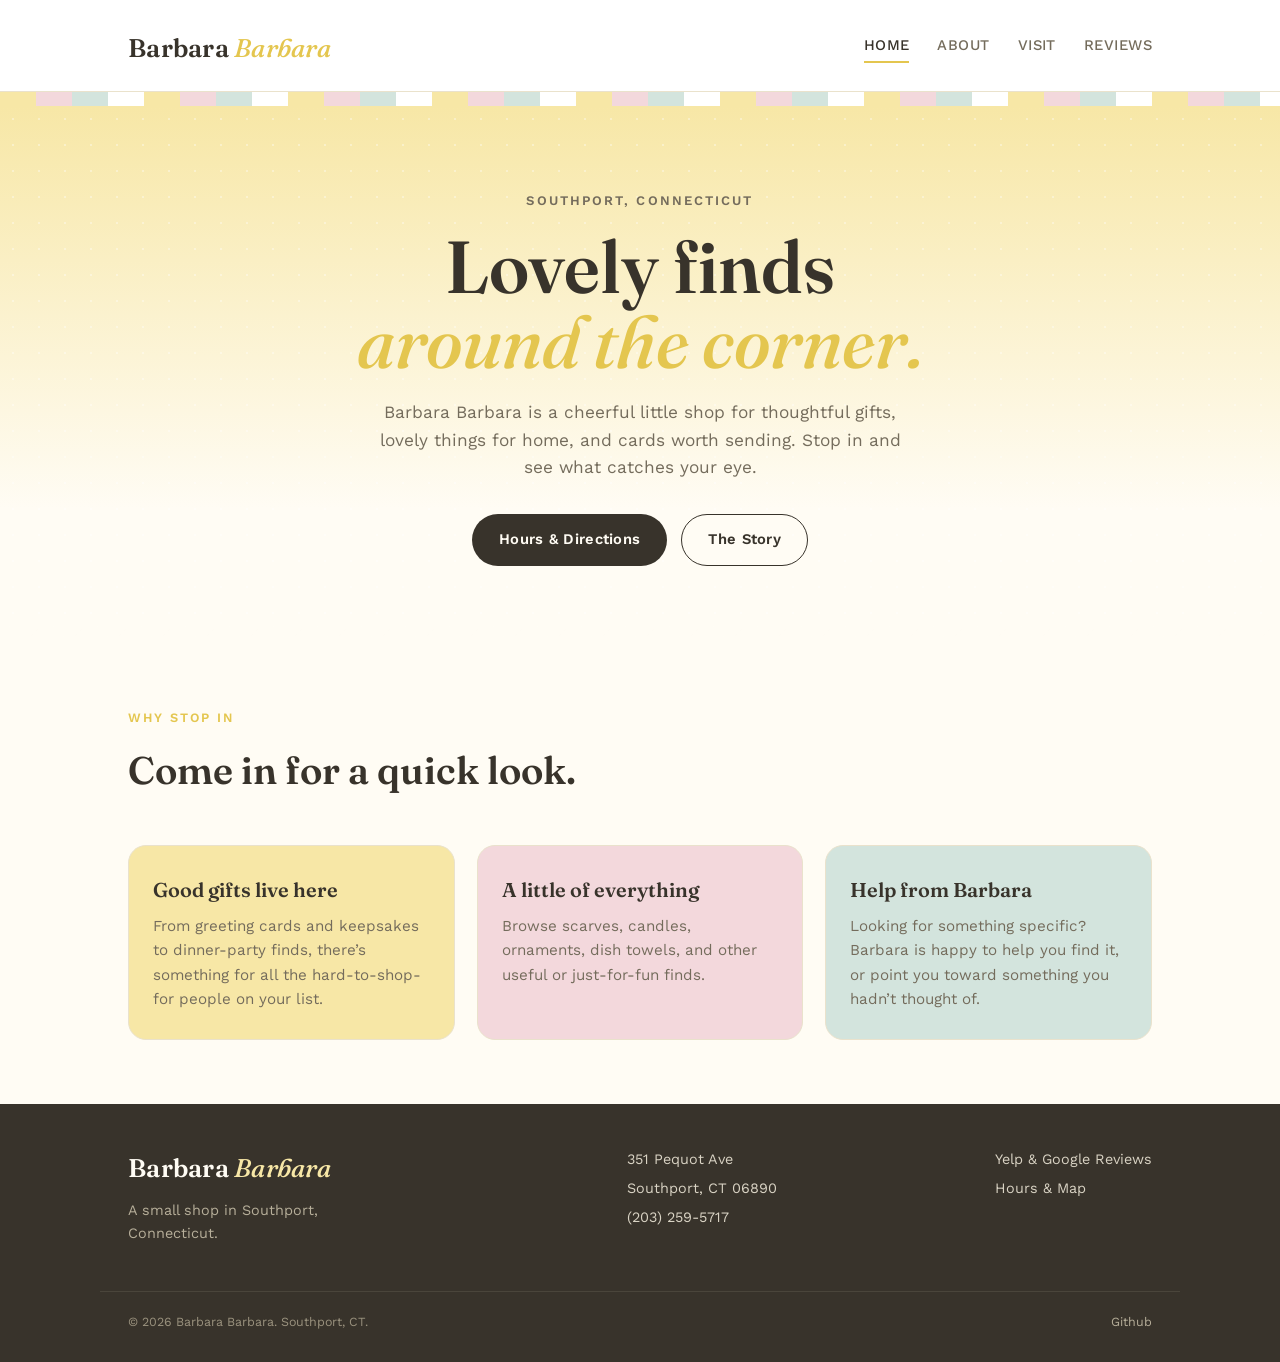
<file: index.html>
<!DOCTYPE html>
<html lang="en">
<head>
<meta charset="UTF-8">
<meta name="viewport" content="width=device-width, initial-scale=1.0">
<title>Barbara Barbara &mdash; Southport, CT</title>
<link rel="stylesheet" href="style.css">
</head>
<body>

<header class="site-header">
  <div class="wrap">
    <a class="logo" href="index.html">Barbara <span>Barbara</span></a>
    <nav class="main-nav" aria-label="Main">
      <a href="index.html" aria-current="page">Home</a>
      <a href="about.html">About</a>
      <a href="visit.html">Visit</a>
      <a href="reviews.html">Reviews</a>
    </nav>
  </div>
</header>

<div class="awning"></div>

<section class="hero">
  <div class="wrap">
    <p class="eyebrow">Southport, Connecticut</p>
    <h1>Lovely finds<br><em>around the corner.</em></h1>
    <p class="lede">Barbara Barbara is a cheerful little shop for thoughtful gifts, lovely things for home, and cards worth sending. Stop in and see what catches your eye.</p>
    <div class="button-row">
      <a class="btn btn-primary" href="visit.html">Hours &amp; Directions</a>
      <a class="btn btn-secondary" href="about.html">The Story</a>
    </div>
  </div>
</section>

<div class="scallop scallop-cream" style="background-color:var(--cream)"></div>

<section>
  <div class="wrap">
    <p class="section-label">Why stop in</p>
    <h2>Come in for a quick look.</h2>
    <br>
    <div class="grid">
      <div class="card card-butter">
        <h3>Good gifts live here</h3>
        <p>From greeting cards and keepsakes to dinner-party finds, there’s something for all the hard-to-shop-for people on your list.</p>
      </div>
      <div class="card card-blush">
        <h3>A little of everything</h3>
        <p>Browse scarves, candles, ornaments, dish towels, and other useful or just-for-fun finds.</p>
      </div>
      <div class="card card-seafoam">
        <h3>Help from Barbara</h3>
        <p>Looking for something specific? Barbara is happy to help you find it, or point you toward something you hadn’t thought of.</p>
      </div>
    </div>
  </div>
</section>

<footer class="site-footer">
  <div class="wrap">
    <div>
      <a class="logo" href="index.html">Barbara <span>Barbara</span></a>
      <p style="margin-top:10px;color:#B7AF9A;font-size:0.9rem;max-width:280px;">A small shop in Southport, Connecticut.</p>
    </div>
    <div class="foot-col">
      <p>351 Pequot Ave</p>
      <p>Southport, CT 06890</p>
      <p>(203) 259-5717</p>
    </div>
    <div class="foot-col">
      <p><a href="reviews.html">Yelp &amp; Google Reviews</a></p>
      <p><a href="visit.html">Hours &amp; Map</a></p>
    </div>
  </div>
  <div class="wrap fine-print">
    &copy; 2026 Barbara Barbara. Southport, CT.
    <a href=https://github.com/vindictivebanana/barbara.lehn.dev>Github</a>
  </div>
</footer>

<script src="script.js"></script>
</body>
</html>
</file>
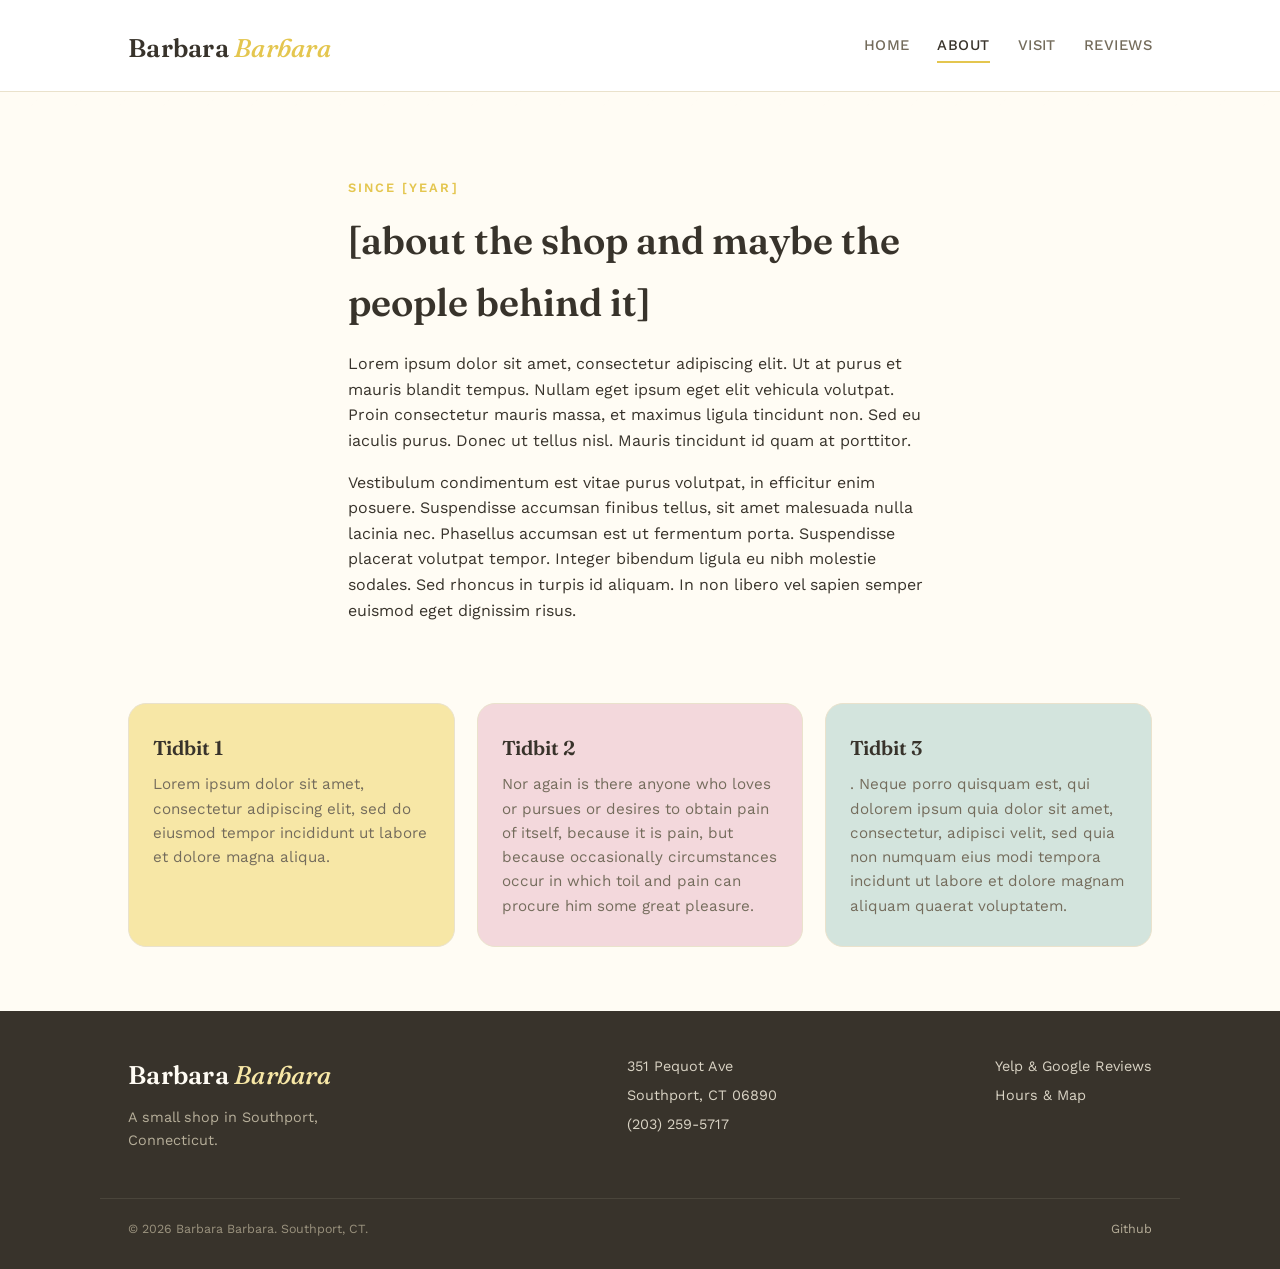
<file: about.html>
<!DOCTYPE html>
<html lang="en">
<head>
<meta charset="UTF-8">
<meta name="viewport" content="width=device-width, initial-scale=1.0">
<title>About &mdash; Barbara Barbara</title>
<meta name="description" content="The story behind Barbara Barbara, a small shop in Southport, Connecticut.">
<link rel="stylesheet" href="style.css">
</head>
<body>

<header class="site-header">
  <div class="wrap">
    <a class="logo" href="index.html">Barbara <span>Barbara</span></a>
    <nav class="main-nav" aria-label="Main">
      <a href="index.html">Home</a>
      <a href="about.html" aria-current="page">About</a>
      <a href="visit.html">Visit</a>
      <a href="reviews.html">Reviews</a>
    </nav>
  </div>
</header>

<div class="scallop scallop-cream" style="background-color:var(--cream)"></div>

<section>
  <div class="wrap lead-col">
    <p class="section-label">Since [year]</p>
    <h2>[about the shop and maybe the people behind it]</h2>
    <p>Lorem ipsum dolor sit amet, consectetur adipiscing elit. Ut at purus et mauris blandit tempus. Nullam eget ipsum eget elit vehicula volutpat. Proin consectetur mauris massa, et maximus ligula tincidunt non. Sed eu iaculis purus. Donec ut tellus nisl. Mauris tincidunt id quam at porttitor.</p>
    <p>Vestibulum condimentum est vitae purus volutpat, in efficitur enim posuere. Suspendisse accumsan finibus tellus, sit amet malesuada nulla lacinia nec. Phasellus accumsan est ut fermentum porta. Suspendisse placerat volutpat tempor. Integer bibendum ligula eu nibh molestie sodales. Sed rhoncus in turpis id aliquam. In non libero vel sapien semper euismod eget dignissim risus.</p>
  </div>
</section>

<section style="padding-top:0;">
  <div class="wrap">
    <div class="grid">
      <div class="card card-butter">
        <h3>Tidbit 1</h3>
        <p>Lorem ipsum dolor sit amet, consectetur adipiscing elit, sed do eiusmod tempor incididunt ut labore et dolore magna aliqua. </p>
      </div>
      <div class="card card-blush">
        <h3>Tidbit 2</h3>
        <p>Nor again is there anyone who loves or pursues or desires to obtain pain of itself, because it is pain, but because occasionally circumstances occur in which toil and pain can procure him some great pleasure.</p>
      </div>
      <div class="card card-seafoam">
        <h3>Tidbit 3</h3>
        <p>. Neque porro quisquam est, qui dolorem ipsum quia dolor sit amet, consectetur, adipisci velit, sed quia non numquam eius modi tempora incidunt ut labore et dolore magnam aliquam quaerat voluptatem.</p>
      </div>
    </div>
  </div>
</section>

<footer class="site-footer">
  <div class="wrap">
    <div>
      <a class="logo" href="index.html">Barbara <span>Barbara</span></a>
      <p style="margin-top:10px;color:#B7AF9A;font-size:0.9rem;max-width:280px;">A small shop in Southport, Connecticut.</p>
    </div>
    <div class="foot-col">
      <p>351 Pequot Ave</p>
      <p>Southport, CT 06890</p>
      <p>(203) 259-5717</p>
    </div>
    <div class="foot-col">
      <p><a href="reviews.html">Yelp &amp; Google Reviews</a></p>
      <p><a href="visit.html">Hours &amp; Map</a></p>
    </div>
  </div>
  <div class="wrap fine-print">
    &copy; 2026 Barbara Barbara. Southport, CT.
   <a href=https://github.com/vindictivebanana/barbara.lehn.dev>Github</a>
  </div>
</footer>

<script src="script.js"></script>
</body>
</html>
</file>
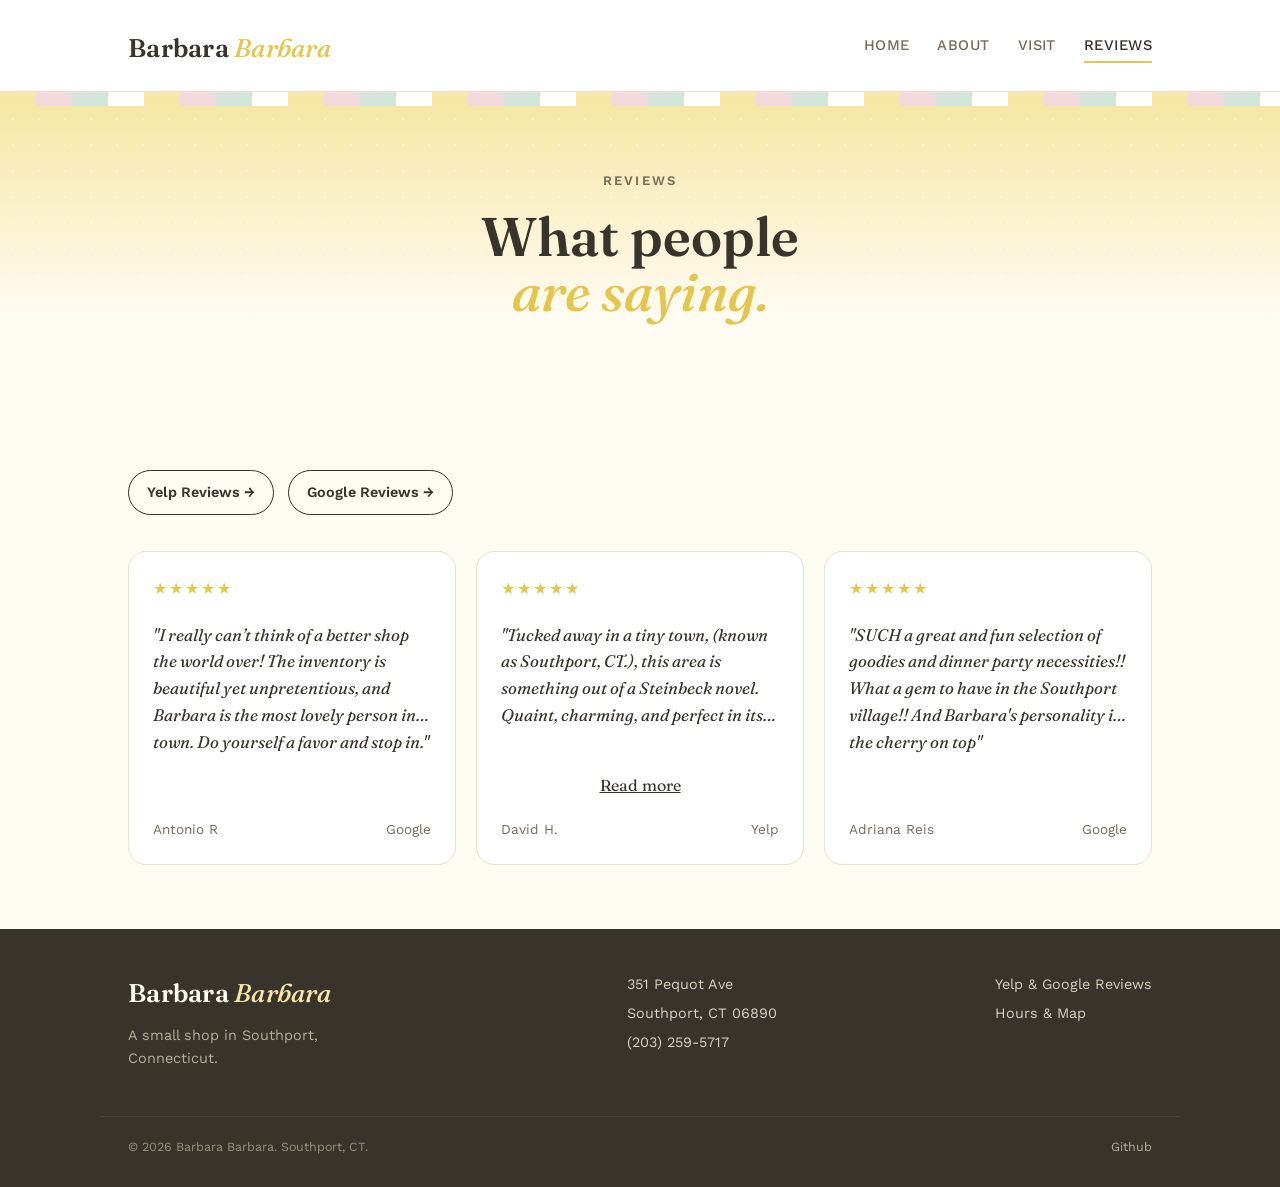
<file: reviews.html>
<!DOCTYPE html>
<html lang="en">
<head>
<meta charset="UTF-8">
<meta name="viewport" content="width=device-width, initial-scale=1.0">
<title>Reviews &mdash; Barbara Barbara</title>
<meta name="description" content="What people are saying about Barbara Barbara on Yelp and Google.">
<link rel="stylesheet" href="style.css">
</head>
<body>

<header class="site-header">
  <div class="wrap">
    <a class="logo" href="index.html">Barbara <span>Barbara</span></a>
    <nav class="main-nav" aria-label="Main">
      <a href="index.html">Home</a>
      <a href="about.html">About</a>
      <a href="visit.html">Visit</a>
      <a href="reviews.html" aria-current="page">Reviews</a>
    </nav>
  </div>
</header>

<div class="awning"></div>

<section class="hero" style="padding:64px 0 44px;">
  <div class="wrap">
    <p class="eyebrow">Reviews</p>
    <h1 style="font-size:clamp(2.2rem,5vw,3.4rem);">What people<br><em>are saying.</em></h1>
  </div>
</section>

<div class="scallop scallop-cream" style="background-color:var(--cream)"></div>

<section>
  <div class="wrap">
    <div class="review-source-row">
      <a class="source-btn" href="https://www.yelp.com/biz/barbara-barbara-southport" target="_blank" rel="noopener">
        Yelp Reviews &rarr;
      </a>
      <a class="source-btn" href="https://www.google.com/search?q=Barbara+Barbara+Southport+CT+reviews" target="_blank" rel="noopener">
        Google Reviews &rarr;
      </a>
    </div>

    <p id="loading-msg" class="loading-row">Loading latest reviews&hellip;</p>

    <div class="review-grid" id="review-grid">
      <div class="review-card">
        <div class="stars">&#9733;&#9733;&#9733;&#9733;&#9733;</div>
        <p class="quote">"I really can’t think of a better shop the world over! The inventory is beautiful yet unpretentious, and Barbara is the most lovely person in town. Do yourself a favor and stop in."</p>
        <div class="who"><span>Antonio R</span><span>Google</span></div>
      </div>
      <div class="review-card">
        <div class="stars">&#9733;&#9733;&#9733;&#9733;&#9733;</div>
        <p class="quote">"Tucked away in a tiny town, (known as Southport, CT.), this area is something out of a Steinbeck novel. Quaint, charming, and perfect in its own way. With just enough stores and shops to fit all your needs. "Barbara Barbara" is THEE best store for greeting cards that I've ever been in. Besides cards, it's packed with ornaments, charming knick-knacks, paper weights, postcards, brick &amp; brack, dish towels, and so many unique objects (too many to list). Smacked dab in the middle of this organized explosion of wonderfulness is Barbara. A whimsical character who is always upbeat, stylish and an incredible representation of what she sells. You may be overwhelmed with all her stuff, but she knows exactly where everything is and all that she has. I always stop by when I'm in town and I suggest you do the same. You won't leave empty handed!"</p>
        <button class="review-toggle" type="button" aria-expanded="false">
          Read more
        </button>
        <div class="who"><span>David H.</span><span>Yelp</span></div>
      </div>
      <div class="review-card">
        <div class="stars">&#9733;&#9733;&#9733;&#9733;&#9733;</div>
        <p class="quote">"SUCH a great and fun selection of goodies and dinner party necessities!! What a gem to have in the Southport village!! And Barbara's personality is the cherry on top"</p>
        <div class="who"><span>Adriana Reis</span><span>Google</span></div>
      </div>
    </div>
  </div>
</section>

<footer class="site-footer">
  <div class="wrap">
    <div>
      <a class="logo" href="index.html">Barbara <span>Barbara</span></a>
      <p style="margin-top:10px;color:#B7AF9A;font-size:0.9rem;max-width:280px;">A small shop in Southport, Connecticut.</p>
    </div>
    <div class="foot-col">
      <p>351 Pequot Ave</p>
      <p>Southport, CT 06890</p>
      <p>(203) 259-5717</p>
    </div>
    <div class="foot-col">
      <p><a href="reviews.html">Yelp &amp; Google Reviews</a></p>
      <p><a href="visit.html">Hours &amp; Map</a></p>
    </div>
  </div>
  <div class="wrap fine-print">
    &copy; 2026 Barbara Barbara. Southport, CT.
    <a href=https://github.com/vindictivebanana/barbara.lehn.dev>Github</a>
  </div>
</footer>

<script src="script.js"></script>
</body>
</html>
</file>
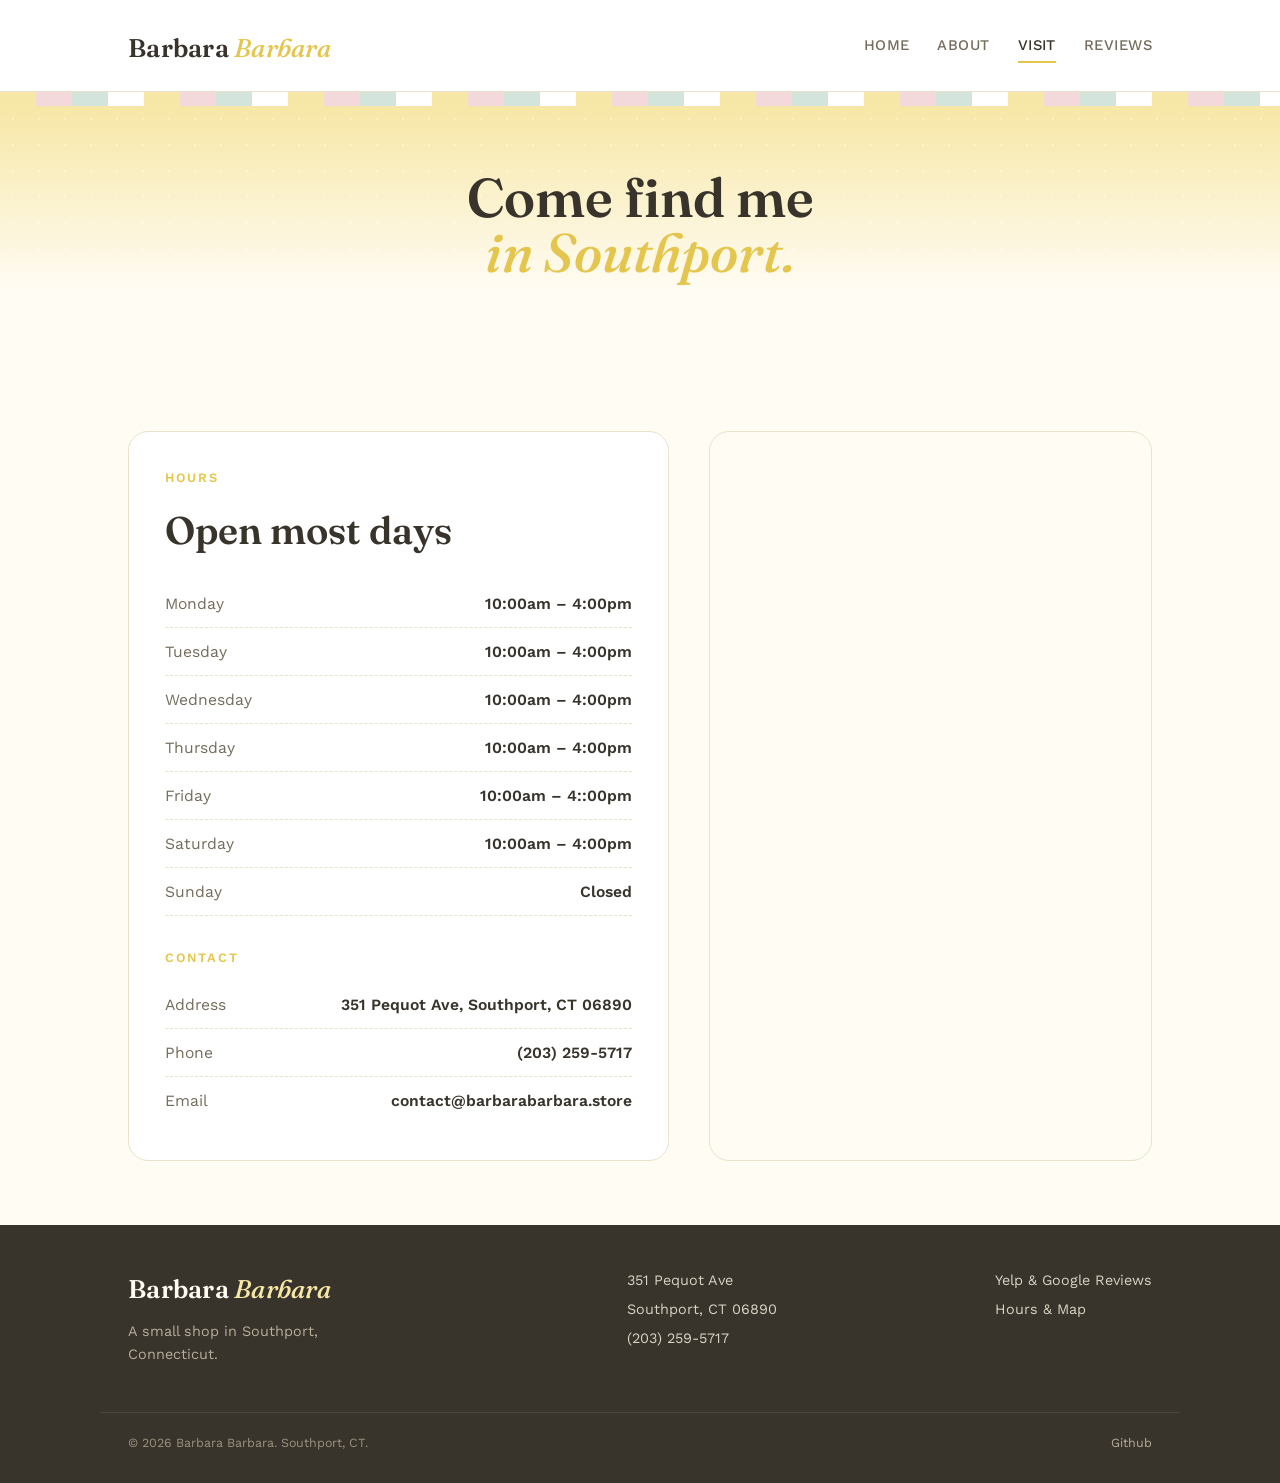
<file: visit.html>
<!DOCTYPE html>
<html lang="en">
<head>
<meta charset="UTF-8">
<meta name="viewport" content="width=device-width, initial-scale=1.0">
<title>Visit Us &mdash; Barbara Barbara</title>
<meta name="description" content="Hours, address, and directions for Barbara Barbara in Southport, Connecticut.">
<link rel="stylesheet" href="style.css">
</head>
<body>

<header class="site-header">
  <div class="wrap">
    <a class="logo" href="index.html">Barbara <span>Barbara</span></a>
    <nav class="main-nav" aria-label="Main">
      <a href="index.html">Home</a>
      <a href="about.html">About</a>
      <a href="visit.html" aria-current="page">Visit</a>
      <a href="reviews.html">Reviews</a>
    </nav>
  </div>
</header>

<div class="awning"></div>

<section class="hero" style="padding:64px 0 44px;">
  <div class="wrap">
  <h1 style="font-size:clamp(2.2rem,5vw,3.4rem);">Come find me<br><em>in Southport.</em></h1>
  </div>
</section>

<div class="scallop scallop-cream" style="background-color:var(--cream)"></div>

<section>
  <div class="wrap two-col">
    <div class="panel">
      <p class="section-label">Hours</p>
      <h2>Open most days</h2>
      <div class="info-row"><span class="day">Monday</span><span class="hrs">10:00am &ndash; 4:00pm</span></div>
      <div class="info-row"><span class="day">Tuesday</span><span class="hrs">10:00am &ndash; 4:00pm</span></div>
      <div class="info-row"><span class="day">Wednesday</span><span class="hrs">10:00am &ndash; 4:00pm</span></div>
      <div class="info-row"><span class="day">Thursday</span><span class="hrs">10:00am &ndash; 4:00pm</span></div>
      <div class="info-row"><span class="day">Friday</span><span class="hrs">10:00am &ndash; 4::00pm</span></div>
      <div class="info-row"><span class="day">Saturday</span><span class="hrs">10:00am &ndash; 4:00pm</span></div>
      <div class="info-row"><span class="day">Sunday</span><span class="hrs">Closed</span></div>

      <p class="section-label" style="margin-top:32px;">Contact</p>
      <div class="info-row"><span class="day">Address</span><span class="hrs">351 Pequot Ave, Southport, CT 06890</span></div>
      <div class="info-row"><span class="day">Phone</span><span class="hrs">(203) 259-5717</span></div>
      <div class="info-row"><span class="day">Email</span><span class="hrs"> contact@barbarabarbara.store</span></div>
    </div>

    <div class="map-frame">

      <iframe
        title="Map to Barbara Barbara, Southport, CT"
        src="https://www.google.com/maps/embed?pb=!1m18!1m12!1m3!1d3004.9183725370003!2d-73.28642688832903!3d41.13630787121328!2m3!1f0!2f0!3f0!3m2!1i1024!2i768!4f13.1!3m3!1m2!1s0x89e81a9b47379c3b%3A0x40de12d371a0fa3b!2sBarbara%20Barbara!5e0!3m2!1sen!2sus!4v1787433760575!5m2!1sen!2sus"
        loading="lazy"
        referrerpolicy="no-referrer-when-downgrade">
      </iframe>
    </div>
  </div>
</section>

<footer class="site-footer">
  <div class="wrap">
    <div>
      <a class="logo" href="index.html">Barbara <span>Barbara</span></a>
      <p style="margin-top:10px;color:#B7AF9A;font-size:0.9rem;max-width:280px;">A small shop in Southport, Connecticut.</p>
    </div>
    <div class="foot-col">
      <p>351 Pequot Ave</p>
      <p>Southport, CT 06890</p>
      <p>(203) 259-5717</p>
    </div>
<div class="foot-col">
      <p><a href="reviews.html">Yelp &amp; Google Reviews</a></p>
      <p><a href="visit.html">Hours &amp; Map</a></p>
    </div>
  </div>
  <div class="wrap fine-print">
    &copy; 2026 Barbara Barbara. Southport, CT.
   <a href=https://github.com/vindictivebanana/barbara.lehn.dev>Github</a>
  </div>
</footer>

<script src="script.js"></script>
</body>
</html>
</file>
<file: style.css>
@import url('https://fonts.googleapis.com/css2?family=Fraunces:ital,opsz,wght@0,9..144,400;0,9..144,500;0,9..144,600;1,9..144,500&family=Work+Sans:wght@400;500;600&display=swap');

:root{
  --cream:      #FFFCF4;
  --paper:      #FFFFFF;
  --butter:     #F7E7A6;
  --butter-deep:#E4C64F;
  --blush:      #F3D8DC;
  --seafoam:    #D3E4DD;
  --lilac:      #E4DCEE;
  --ink:        #38332B;
  --ink-soft:   #746C5C;
  --line:       #EAE2CC;

  --serif: 'Fraunces', Georgia, 'Times New Roman', serif;
  --sans:  'Work Sans', -apple-system, BlinkMacSystemFont, 'Segoe UI', sans-serif;

  --container: 1080px;
}

*{ box-sizing: border-box; }

html{ scroll-behavior: smooth; }

body{
  margin: 0;
  background: var(--cream);
  color: var(--ink);
  font-family: var(--sans);
  font-size: 16px;
  line-height: 1.6;
  -webkit-font-smoothing: antialiased;
}

a{ color: inherit; text-decoration: none; }

img{ max-width: 100%; display: block; }

.wrap{
  max-width: var(--container);
  margin: 0 auto;
  padding: 0 28px;
}

/* ---------- Header ---------- */

.site-header{
  padding: 28px 0 22px;
  border-bottom: 1px solid var(--line);
  background: var(--paper);
}

.site-header .wrap{
  display: flex;
  align-items: center;
  justify-content: space-between;
  gap: 24px;
  flex-wrap: wrap;
}

.logo{
  font-family: var(--serif);
  font-weight: 600;
  font-size: 1.6rem;
  letter-spacing: 0.01em;
  color: var(--ink);
}

.logo span{
  font-style: italic;
  font-weight: 500;
  color: var(--butter-deep);
}

nav.main-nav{
  display: flex;
  gap: 28px;
  flex-wrap: wrap;
}

nav.main-nav a{
  font-size: 0.92rem;
  font-weight: 500;
  letter-spacing: 0.03em;
  text-transform: uppercase;
  color: var(--ink-soft);
  padding-bottom: 4px;
  border-bottom: 2px solid transparent;
  transition: color 0.2s ease, border-color 0.2s ease;
}

nav.main-nav a:hover,
nav.main-nav a[aria-current="page"]{
  color: var(--ink);
  border-color: var(--butter-deep);
}

/* ---------- Scalloped awning divider (signature motif) ---------- */

.scallop{
  height: 22px;
  width: 100%;
  background-repeat: repeat-x;
  background-size: 44px 22px;
  background-position: center top;
}

.scallop-cream{
  background-image: radial-gradient(circle at 50% 0%, var(--cream) 0 15px, transparent 15.5px);
  background-color: transparent;
}

.awning{
  height: 14px;
  width: 100%;
  background-image: repeating-linear-gradient(
    90deg,
    var(--butter) 0px, var(--butter) 36px,
    var(--blush) 36px, var(--blush) 72px,
    var(--seafoam) 72px, var(--seafoam) 108px,
    var(--paper) 108px, var(--paper) 144px
  );
}

/* ---------- Hero ---------- */

.hero{
  position: relative;
  background: linear-gradient(180deg, var(--butter) 0%, var(--cream) 78%);
  padding: 84px 0 56px;
  text-align: center;
  overflow: hidden;
}

.hero::before{
  content: "";
  position: absolute;
  inset: 0;
  background-image: radial-gradient(var(--paper) 1.5px, transparent 1.5px);
  background-size: 26px 26px;
  opacity: 0.35;
  pointer-events: none;
}

.hero .wrap{ position: relative; }

.hero .eyebrow{
  font-family: var(--sans);
  font-size: 0.82rem;
  font-weight: 600;
  letter-spacing: 0.16em;
  text-transform: uppercase;
  color: var(--ink-soft);
  margin: 0 0 18px;
}

.hero h1{
  font-family: var(--serif);
  font-weight: 600;
  font-size: clamp(2.6rem, 6vw, 4.6rem);
  line-height: 1.02;
  margin: 0 0 20px;
  color: var(--ink);
}

.hero h1 em{
  font-style: italic;
  font-weight: 500;
  color: var(--butter-deep);
}

.hero p.lede{
  max-width: 540px;
  margin: 0 auto 32px;
  font-size: 1.08rem;
  color: var(--ink-soft);
}

.button-row{
  display: flex;
  gap: 14px;
  justify-content: center;
  flex-wrap: wrap;
}

.btn{
  display: inline-block;
  padding: 13px 26px;
  border-radius: 999px;
  font-size: 0.92rem;
  font-weight: 600;
  letter-spacing: 0.02em;
  transition: transform 0.15s ease, box-shadow 0.15s ease;
  border: 1.5px solid transparent;
}

.btn:hover{ transform: translateY(-2px); }

.btn-primary{
  background: var(--ink);
  color: var(--cream);
}
.btn-primary:hover{ box-shadow: 0 8px 20px rgba(56,51,43,0.22); }

.btn-secondary{
  background: transparent;
  border-color: var(--ink);
  color: var(--ink);
}
.btn-secondary:hover{ box-shadow: 0 8px 20px rgba(56,51,43,0.10); }

/* ---------- Sections ---------- */

section{ padding: 64px 0; }

.section-label{
  font-size: 0.8rem;
  font-weight: 600;
  letter-spacing: 0.16em;
  text-transform: uppercase;
  color: var(--butter-deep);
  margin: 0 0 12px;
}

h2{
  font-family: var(--serif);
  font-weight: 600;
  font-size: clamp(1.7rem, 3.4vw, 2.4rem);
  margin: 0 0 18px;
  color: var(--ink);
}

h3{
  font-family: var(--serif);
  font-weight: 600;
  font-size: 1.25rem;
  margin: 0 0 8px;
}

p{ margin: 0 0 16px; }

.lead-col{ max-width: 640px; }

/* Card grid */

.grid{
  display: grid;
  grid-template-columns: repeat(3, 1fr);
  gap: 22px;
}

.card{
  background: var(--paper);
  border: 1px solid var(--line);
  border-radius: 18px;
  padding: 28px 24px;
}

.card-butter{ background: var(--butter); }
.card-blush{ background: var(--blush); }
.card-seafoam{ background: var(--seafoam); }

.card .dot{
  width: 34px; height: 34px;
  border-radius: 50%;
  margin-bottom: 16px;
}

.dot-butter{ background: var(--butter); }
.dot-blush{ background: var(--blush); }
.dot-seafoam{ background: var(--seafoam); }



.card p{ color: var(--ink-soft); margin-bottom: 0; font-size: 0.95rem; }

/* Info / hours block */

.panel{
  background: var(--paper);
  border: 1px solid var(--line);
  border-radius: 20px;
  padding: 36px;
}

.info-row{
  display: flex;
  justify-content: space-between;
  gap: 20px;
  padding: 11px 0;
  border-bottom: 1px dashed var(--line);
  font-size: 0.98rem;
}
.info-row:last-child{ border-bottom: none; }
.info-row .day{ color: var(--ink-soft); }
.info-row .hrs{ font-weight: 600; }

.two-col{
  display: grid;
  grid-template-columns: 1.1fr 0.9fr;
  gap: 40px;
  align-items: start;
}

.map-frame{
  border: 1px solid var(--line);
  border-radius: 20px;
  overflow: hidden;
  height: 100%;
  min-height: 320px;
}
.map-frame iframe{ width: 100%; height: 100%; min-height: 320px; border: 0; }

/* Reviews */

.review-source-row{
  display: flex;
  gap: 14px;
  margin-bottom: 36px;
  flex-wrap: wrap;
}

.source-btn{
  display: flex;
  align-items: center;
  gap: 10px;
  padding: 10px 18px;
  border-radius: 999px;
  border: 1.5px solid var(--ink);
  font-weight: 600;
  font-size: 0.9rem;
}

.stars{ color: var(--butter-deep); letter-spacing: 2px; }

.review-grid{
  display: grid;
  grid-template-columns: repeat(3, 1fr);
  gap: 20px;
}

.review-card{
  background: var(--paper);
  border: 1px solid var(--line);
  border-radius: 18px;
  padding: 24px;
  display: flex;
  flex-direction: column;
  gap: 20px;
}

.review-card .quote{
  font-family: var(--serif);
  font-style: italic;
  font-size: 1.05rem;
  color: var(--ink);
  flex-grow: 1;
}

.quote {
  display: -webkit-box;
  -webkit-box-orient: vertical;
  -webkit-line-clamp: 4;
  overflow: hidden;
}

.review-card.expanded .quote {
  display: block;
  overflow: visible;
}

.review-toggle {
  margin-top: 0.5rem;
  padding: 0;
  border: 0;
  background: none;
  color: inherit;
  font: inherit;
  font-family: var(--serif);
  text-decoration: underline;
  cursor: pointer;
}

.review-card .who{
  font-size: 0.85rem;
  color: var(--ink-soft);
  display: flex;
  justify-content: space-between;
  align-items: center;
}

.review-note{
  font-size: 0.85rem;
  color: var(--ink-soft);
  margin-top: 28px;
}

.loading-row{
  font-size: 0.9rem;
  color: var(--ink-soft);
  margin-bottom: 18px;
  display: none;
}
.loading-row.active{ display: block; }

/* Footer */

footer.site-footer{
  background: var(--ink);
  color: var(--cream);
  padding: 44px 0 30px;
}

footer .wrap{
  display: flex;
  justify-content: space-between;
  gap: 30px;
  flex-wrap: wrap;
}

footer .logo{ color: var(--cream); }
footer .logo span{ color: var(--butter); }

footer .foot-col{ font-size: 0.9rem; color: #D9D3C4; }
footer .foot-col h4{
  font-family: var(--sans);
  font-size: 0.78rem;
  letter-spacing: 0.14em;
  text-transform: uppercase;
  color: #B7AF9A;
  margin: 0 0 10px;
}
footer .foot-col p{ margin: 0 0 6px; color: #D9D3C4; }

.fine-print{
  margin-top: 30px;
  padding-top: 20px;
  border-top: 1px solid #4a453b;
  font-size: 0.78rem;
  color: #9A927E;
  display: flex;
  justify-content: space-between;
  align-items: center;
  flex-wrap: wrap;
  gap: 10px;
}

.fine-print a{
  color: #B7AF9A;
}
.fine-print a:hover{
  color: var(--cream);
}
/* ---------- Responsive ---------- */

@media (max-width: 860px){
  .grid{ grid-template-columns: 1fr; }
  .review-grid{ grid-template-columns: 1fr; }
  .two-col{ grid-template-columns: 1fr; }
  nav.main-nav{ gap: 18px; }
  section{ padding: 48px 0; }
}

/* ---------- Accessibility ---------- */

a:focus-visible,
button:focus-visible{
  outline: 3px solid var(--butter-deep);
  outline-offset: 2px;
}

@media (prefers-reduced-motion: reduce){
  html{ scroll-behavior: auto; }
  .btn:hover{ transform: none; }
}
</file>
